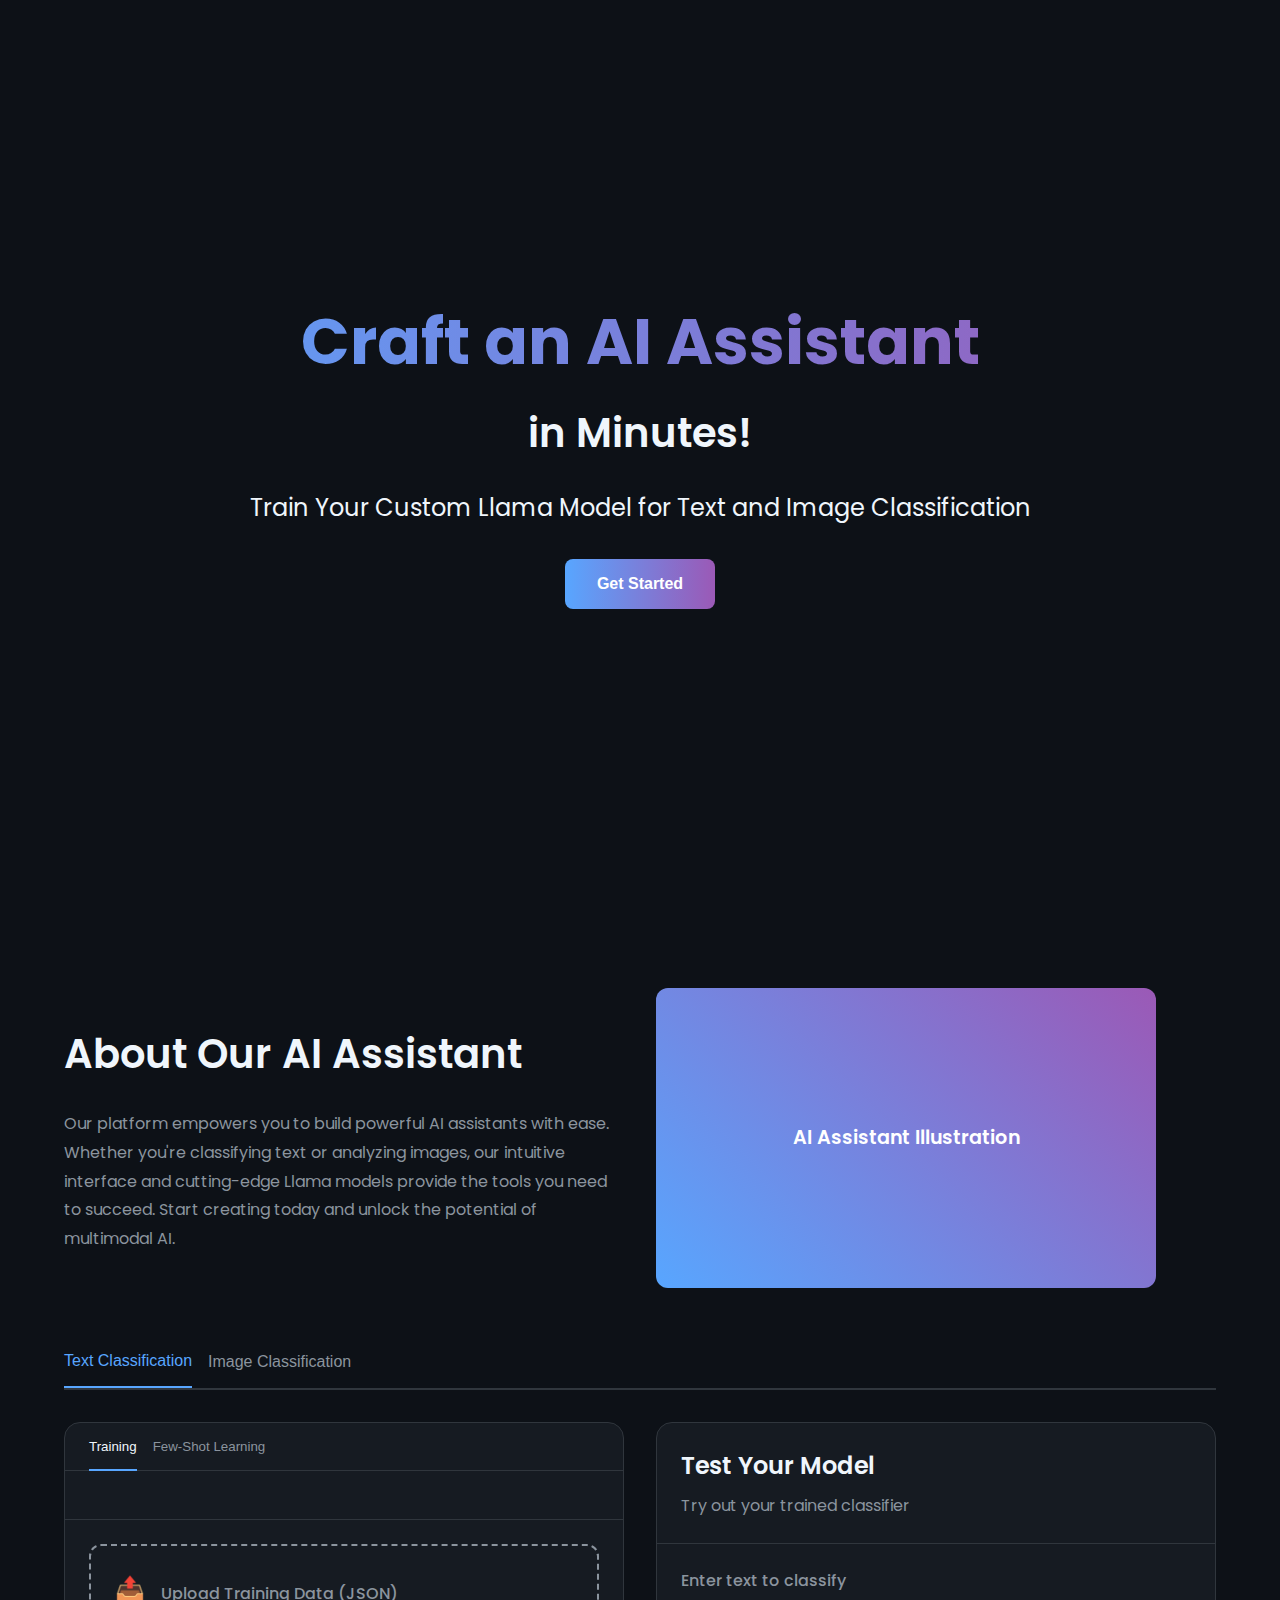
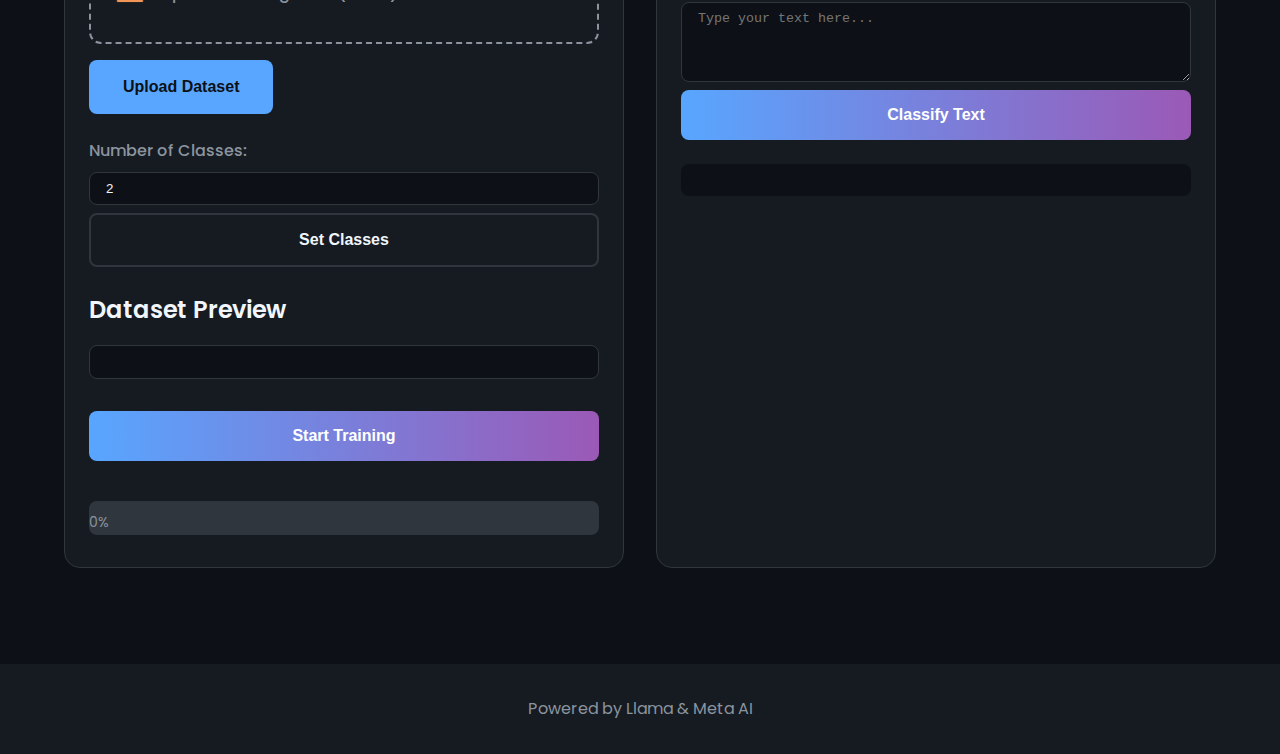
<file: templates/index_new.html>
<!DOCTYPE html>
<html lang="en">

<head>
    <meta charset="UTF-8">
    <meta name="viewport" content="width=device-width, initial-scale=1.0">
    <title>Llama AI Assistant</title>
    <link rel="preconnect" href="https://fonts.googleapis.com">
    <link rel="preconnect" href="https://fonts.gstatic.com" crossorigin>
    <link href="https://fonts.googleapis.com/css2?family=Poppins:wght@400;500;600;700&display=swap" rel="stylesheet">
    <link rel="stylesheet" href="/static/style.css">
</head>

<body>
    <div class="hero">
        <div class="container">
            <header>
                <h1>Craft an AI Assistant</h1>
                <h2>in Minutes!</h2>
                <p class="subtitle">Train Your Custom Llama Model for Text and Image Classification</p>
            </header>

            <div class="cta-buttons">
                <button class="button-primary gradient-button" onclick="startDemo()">Get Started</button>
            </div>
        </div>
    </div>

    <div class="main-content">
        <div class="container">
            <div class="about-section">
                <div class="about-content">
                    <h3>About Our AI Assistant</h3>
                    <p>
                        Our platform empowers you to build powerful AI assistants with ease.
                        Whether you're classifying text or analyzing images, our intuitive interface
                        and cutting-edge Llama models provide the tools you need to succeed.
                        Start creating today and unlock the potential of multimodal AI.
                    </p>
                </div>
                <div class="about-image">
                    <div style="background: linear-gradient(45deg, #58a6ff, #9b59b6); border-radius: 12px; width: 500px; height: 300px; display: flex; align-items: center; justify-content: center; color: white; font-weight: 600; font-size: 1.2rem;">
                        AI Assistant Illustration
                    </div>
                </div>
            </div>

            <div class="tabs">
                <button class="tab-button active" data-tab="text">Text Classification</button>
                <button class="tab-button" data-tab="image">Image Classification</button>
            </div>

            <!-- Text Classification Section -->
            <div class="tab-content active" id="text-section">
                <div class="card">
                    <div class="card-header">
                        <div class="tabs-nested">
                            <button class="tab-button-nested active" data-tab="text-training">Training</button>
                            <button class="tab-button-nested" data-tab="text-few-shot">Few-Shot Learning</button>
                        </div>
                    </div>
                    <div class="card-content">
                        <div class="tab-content-nested active" id="text-training-section">
                            <div class="upload-section">
                                <label for="fileInput" class="upload-label">
                                    <span class="upload-icon">📤</span>
                                    <span>Upload Training Data (JSON)</span>
                                    <input type="file" id="fileInput" accept=".json,.txt" class="file-input">
                                </label>
                                <button class="button-primary" onclick="uploadFile()">Upload Dataset</button>
                            </div>

                            <div class="input-group">
                                <label for="numTextClasses">Number of Classes:</label>
                                <input type="number" id="numTextClasses" min="1" value="2">
                                <button class="button-secondary" onclick="generateTextClassInputs()">Set
                                    Classes</button>
                            </div>

                            <div id="textClassInputs" class="class-inputs"></div>

                            <div class="preview-section">
                                <h4>Dataset Preview</h4>
                                <div id="dataset-content" class="code-preview"></div>
                                <div id="uploadResponse" class="response-message"></div>
                            </div>

                            <div class="training-section">
                                <button class="button-primary gradient-button" onclick="startTextTraining()">
                                    Start Training
                                </button>
                                <div class="progress-container">
                                    <div id="progress-bar-container">
                                        <div id="progress-bar"></div>
                                    </div>
                                    <span id="progress-label">0%</span>
                                </div>
                            </div>
                        </div>
                        <div class="tab-content-nested" id="text-few-shot-section">

                            <div class="upload-section">
                                <label for="fewShotFileInput" class="upload-label">
                                    <span class="upload-icon">📤</span>
                                    <span>Upload Few-Shot Data (JSON)</span>
                                    <input type="file" id="fewShotFileInput" accept=".json,.txt" class="file-input">
                                </label>
                                                            <button class="button-primary" onclick="uploadFewShotFile()">Upload Few-Shot
                                    Dataset</button>
                            <div id="fewShotUploadResponse" class="response-message"></div>
                            <div id="fewShotExamples" class="example-preview" style="display: none;">
                                <h4>Loaded Examples:</h4>
                                <div id="fewShotExamplesList" class="examples-list"></div>
                            </div>
                            </div>

                            <!-- <h4>Provide Few-Shot Examples</h4>
                            <div id="text-few-shot-examples" class="example-preview"></div>
                            <div class="input-group">
                                <label for="text-few-shot-input">Example Text</label>
                                <textarea id="text-few-shot-input" rows="3" placeholder="Enter example text"></textarea>
                            </div>
                            <div class="input-group">
                                <label for="text-few-shot-class">Class</label>
                                <input type="text" id="text-few-shot-class" placeholder="Enter class name" />
                            </div>
                            <button class="button-secondary" onclick="addTextExample()">Add Example</button>
                            <hr> -->
                            <!-- <h4>Classify New Text</h4>
                            <div class="input-group">
                                <label for="text-classify-input">Text to Classify</label>
                                <textarea id="text-classify-input" rows="3" placeholder="Enter text to classify"></textarea>
                            </div>
                            <button class="button-primary gradient-button" onclick="classifyTextFewShot()">Classify</button>
                            <div id="text-few-shot-result" class="result-box"></div> -->

                            <div class="input-group">
                                <label for="taskDescription">Describe Your Task</label>
                                <textarea id="taskDescription" rows="3" placeholder="e.g., Classify emails as Urgent, Casual, or Promotional."></textarea>
                            </div>

                            <button class="button-primary" onclick="submitTaskPrompt()">Submit Task</button>
                            <div id="taskPromptResponse" class="response-message"></div>
                            <hr>
                            
                            <h4>Test Few-Shot Classification</h4>
                            <button class="button-secondary" onclick="testAPI()">🔧 Test API Connection</button>
                            <div id="api-test-result" class="response-message" style="margin: 10px 0;"></div>
                            <div class="input-group">
                                <label for="text-classify-input">Text to Classify</label>
                                <textarea id="text-classify-input" rows="3" placeholder="Enter text to classify using few-shot examples"></textarea>
                            </div>
                            <button class="button-primary gradient-button" onclick="classifyTextFewShot()">Classify Text</button>
                            <div id="text-few-shot-result" class="result-box"></div>
                        </div>
                    </div>
                </div>

                <div class="card">
                    <div class="card-header">
                        <h3>Test Your Model</h3>
                        <p>Try out your trained classifier</p>
                    </div>
                    <div class="card-content">
                        <div class="input-group">
                            <label for="userInput">Enter text to classify</label>
                            <textarea id="userInput" rows="4" placeholder="Type your text here..."></textarea>
                            <button class="button-primary gradient-button" onclick="runInference()">Classify
                                Text</button>
                        </div>
                        <div id="inferenceResult" class="result-box"></div>
                    </div>
                </div>
            </div>

            <!-- Image Classification -->
            <div class="tab-content" id="image-section">
                <div class="card">
                    <div class="card-header">
                        <div class="tabs-nested">
                            <button class="tab-button-nested active" data-tab="image-training">Training</button>
                            <button class="tab-button-nested" data-tab="image-few-shot">Few-Shot Learning</button>
                        </div>
                    </div>
                    <div class="card-content">
                        <!-- Training Subsection -->
                        <div class="tab-content-nested active" id="image-training-section">
                            <div class="image-input-tabs">
                                <button class="image-tab-button active" data-image-tab="upload">Upload Images</button>
                                <button class="image-tab-button" data-image-tab="capture">Real-time Capture</button>
                            </div>

                            <!-- Upload Images -->
                            <div class="image-tab-content active" id="upload-section">
                                <div class="input-group">
                                    <label for="numImageClasses">Number of Classes:</label>
                                    <input type="number" id="numImageClasses" min="1" placeholder="Enter number of classes" />
                                    <button class="button-secondary" onclick="generateImageClassDropzones()">Set Classes</button>
                                </div>
                                <div id="multiClassDropzones" class="multi-dropzone-grid"></div>
                            </div>

                            <!-- Real-time Capture -->
                            <div class="image-tab-content" id="capture-section">
                                <div class="webcam-section">
                                    <div class="webcam-container">
                                        <div id="webcam-training-overlay" class="webcam-overlay visible active"></div>  <!-- Always show active box -->
                                        <video id="webcam-training" class="webcam-video" autoplay playsinline></video>
                                        <canvas id="canvas-training" class="webcam-canvas"></canvas>
                                    </div>
                                    <div class="webcam-controls">
                                        <button class="button-primary webcam-activate-btn" onclick="activateWebcam()">🎥 Activate Webcam</button>
                                    </div>
                                </div>
                                <div class="webcam-controls">
                                    <div class="input-group">
                                        <label for="numClasses">Number of Classes:</label>
                                        <input type="number" id="numClasses" min="1" value="2">
                                        <button class="button-secondary" onclick="generateClassCaptureControls()">Set Classes</button>
                                    </div>
                                    <div id="classCaptureSection" class="class-inputs"></div>
                                </div>
                            </div>

                            <!-- Train Button & Progress -->
                            <div class="training-section">
                                <button class="button-primary gradient-button" onclick="startImageTraining()">Train Image Model</button>
                                <div class="progress-container">
                                    <div id="image-progress-bar-container"><div id="image-progress-bar"></div></div>
                                    <span id="image-progress-label">0%</span>
                                </div>
                            </div>
                        </div>

                        <!-- Few-Shot Subsection -->
                        <div class="tab-content-nested" id="image-few-shot-section">
                            <div class="image-input-tabs">
                                <button class="image-tab-button active" data-image-tab="few-shot-upload">Upload Examples</button>
                                <button class="image-tab-button" data-image-tab="few-shot-capture">Real-time Examples</button>
                            </div>

                            <!-- Upload Examples -->
                            <div class="image-tab-content active" id="few-shot-upload-section">
                                <div class="upload-section">
                                    <label for="imageFewShotFileInput" class="upload-label">
                                        <span class="upload-icon">📤</span>
                                        <span>Upload Few-Shot Image Data (JSON)</span>
                                        <input type="file" id="imageFewShotFileInput" accept=".json,.txt" class="file-input">
                                    </label>
                                    <button class="button-primary" onclick="uploadImageFewShotFile()">Upload Dataset</button>
                                    <div id="imageFewShotUploadResponse" class="response-message"></div>
                                </div>
                                <div class="input-group">
                                    <label for="imageTaskDescription">Describe Your Task</label>
                                    <textarea id="imageTaskDescription" rows="3" placeholder="e.g., Classify objects..."></textarea>
                                </div>
                                <button class="button-primary" onclick="submitImageTaskPrompt()">Submit Task</button>
                                <div id="imageTaskPromptResponse" class="response-message"></div>
                                <hr>
                                <h4>Classify New Image</h4>
                                <div class="upload-zone">
                                    <div class="dropzone" id="image-classify-dropzone">
                                        <div class="dropzone-content"><span class="upload-icon">📁</span><p>Drag & drop image</p><input type="file" id="imageClassifyInput" accept="image/*" class="file-input"></div>
                                    </div>
                                </div>
                                <button class="button-primary gradient-button" onclick="classifyImageFewShot()">Classify</button>
                                <div id="image-few-shot-result" class="result-box"></div>
                            </div>

                            <!-- Real-time Examples -->
                            <div class="image-tab-content" id="few-shot-capture-section">
                                <div class="webcam-section">
                                    <div class="webcam-container">
                                        <div id="webcam-few-shot-overlay" class="webcam-overlay visible active"></div>  <!-- Always show active box -->
                                        <video id="webcam-few-shot" class="webcam-video" autoplay playsinline></video>
                                        <canvas id="canvas-few-shot" class="webcam-canvas"></canvas>
                                    </div>
                                    <div class="webcam-controls">
                                        <button class="button-primary webcam-activate-btn" onclick="activateFewShotWebcam()">🎥 Activate Webcam</button>
                                    </div>
                                </div>
                                <div class="webcam-controls">
                                    <div class="input-group">
                                        <label for="imageTaskDescriptionCapture">Describe Your Task</label>
                                        <textarea id="imageTaskDescriptionCapture" rows="3"></textarea>
                                    </div>
                                    <div class="input-group">
                                        <label for="numFewShotClasses">Number of Classes:</label>
                                        <input type="number" id="numFewShotClasses" min="1" value="2">
                                        <button class="button-secondary" onclick="generateFewShotCaptureControls()">Set Classes</button>
                                    </div>
                                    <div id="fewShotCaptureSection" class="class-inputs"></div>
                                    <button class="button-primary gradient-button" onclick="captureFewShotClassify()">Capture & Classify</button>
                                </div>
                                <div id="image-few-shot-capture-result" class="result-box"></div>
                            </div>
                        </div>
                    </div>
                </div>

                <!-- Test Section -->
                <div class="card">
                    <div class="card-header"><h3>Test Image Classification</h3><p>Try your model.</p></div>
                    <div class="card-content">
                        <div class="webcam-section">
                            <div class="webcam-container">
                                <div id="webcam-test-overlay" class="webcam-overlay"></div>
                                <video id="webcam-test" class="webcam-video" autoplay playsinline></video>
                                <canvas id="canvas-test" class="webcam-canvas"></canvas>
                            </div>
                            <div class="webcam-controls">
                                <button class="button-primary webcam-activate-btn" onclick="activateTestWebcam()">🎥 Activate Webcam</button>
                            </div>
                        </div>
                        <div class="webcam-controls">
                            <button class="button-primary gradient-button" onclick="captureAndClassify()">Capture & Classify</button>
                            <button class="button-secondary" onclick="toggleLiveClassification()">Toggle Live Classification</button>
                        </div>
                        <div id="imageInferenceResult" class="result-box"></div>
                    </div>
                </div>
            </div>
        </div>
    </div>

    <footer>
        <div class="container"><p>Powered by Llama & Meta AI</p></div>
    </footer>

    <script src="/static/script.js"></script>
</body>
</html>
</file>
<file: static/style.css>
/* Reset and base styles */
* {
    box-sizing: border-box;
    margin: 0;
    padding: 0;
}

:root {
    /* New Dark Theme Colors */
    --bg-primary: #0d1117;
    --bg-secondary: #161b22;
    --bg-card: #161b22;
    --text-primary: #f0f6fc;
    --text-secondary: #8b949e;
    --accent-gradient: linear-gradient(90deg, #58a6ff, #9b59b6);
    --meta-blue: #58a6ff;
    --llama-pink: #db61a2;
    --border-color: #30363d;
    --border-color-hover: #8b949e;
    --shadow-color: rgba(0, 0, 0, 0.4);
    
    /* Theme Colors */
    --meta-purple: #4B0082;
    --llama-purple: #800080;
    
    /* Font sizes */
    --font-xl: 4rem;
    --font-lg: 2.5rem;
    --font-md: 1.5rem;
    --font-sm: 1rem;
    --font-xs: 0.875rem;

    /* Spacing */
    --space-xl: 4rem;
    --space-lg: 2rem;
    --space-md: 1.5rem;
    --space-sm: 1rem;
    --space-xs: 0.5rem;

    /* Border Radius */
    --radius-lg: 16px;
    --radius-md: 12px;
    --radius-sm: 8px;
}

body {
    font-family: 'Poppins', 'Segoe UI', system-ui, sans-serif;
    background-color: var(--bg-primary);
    color: var(--text-primary);
    line-height: 1.6;
}

.container {
    width: 100%;
    max-width: 1200px;
    margin: 0 auto;
    padding: 0 var(--space-md);
}

.main-content {
    display: flex;
    flex-direction: column;
    gap: var(--space-lg);
    padding: var(--space-xl) 0;
}

/* Hero Section */
.hero {
    height: 100vh;
    display: flex;
    align-items: center;
    justify-content: center;
    text-align: center;
    padding: var(--space-xl) 0;
    background: var(--bg-primary);
    color: var(--text-primary);
    margin-bottom: var(--space-md);
}

header h1 {
    font-size: var(--font-xl);
    font-weight: 700;
    margin-bottom: var(--space-xs);
    background: var(--accent-gradient);
    -webkit-background-clip: text;
    -webkit-text-fill-color: transparent;
}

header h2 {
    font-size: var(--font-lg);
    color: var(--text-primary);
    margin-bottom: var(--space-md);
}

.subtitle {
    font-size: var(--font-md);
    color: var(--text-primary);
    max-width: 800px;
    margin: 0 auto var(--space-lg);
}

/* Button Styles */
.cta-buttons {
    display: flex;
    gap: var(--space-md);
    justify-content: center;
    margin-top: var(--space-lg);
}

.button-primary, .button-secondary {
    padding: var(--space-sm) var(--space-lg);
    border-radius: var(--radius-sm);
    font-size: var(--font-sm);
    font-weight: 600;
    cursor: pointer;
    transition: all 0.3s ease;
    border: 2px solid transparent;
}

.button-primary {
    background-color: var(--meta-blue);
    color: var(--bg-primary);
}

.gradient-button {
    background: var(--accent-gradient);
    border: none;
    color: white;
}

.button-secondary {
    background: transparent;
    color: var(--text-primary);
    border-color: var(--border-color);
}

.button-primary:hover {
    transform: translateY(-2px);
    box-shadow: 0 6px 20px var(--shadow-color);
}

.button-secondary:hover {
    border-color: var(--border-color-hover);
    color: var(--text-primary);
}

/* Card Styles */
.about-section {
    display: grid;
    grid-template-columns: 1fr 1fr;
    gap: var(--space-lg);
    align-items: center;
    margin-bottom: var(--space-xl);
    border-radius: var(--radius-md);
}

.about-content h3 {
    font-size: var(--font-lg);
    margin-bottom: var(--space-md);
    color: var(--text-primary);
}

.about-content p {
    font-size: var(--font-sm);
    color: var(--text-secondary);
    line-height: 1.8;
}

.about-image img {
    max-width: 100%;
    border-radius: var(--radius-md);
}

.card {
    background: var(--bg-card);
    border-radius: var(--radius-lg);
    margin-bottom: var(--space-lg);
    overflow: hidden;
    border: 1px solid var(--border-color);
    transition: transform 0.3s ease, box-shadow 0.3s ease;
}

.card:hover {
    transform: translateY(-5px);
    box-shadow: 0 8px 30px var(--shadow-color);
}

.card-header {
    padding: var(--space-md);
    border-bottom: 1px solid var(--border-color);
}

.card-header h3 {
    font-size: var(--font-md);
    color: var(--text-primary);
    margin-bottom: var(--space-xs);
}

.card-header p {
    color: var(--text-secondary);
    font-size: var(--font-sm);
}

.card-content {
    padding: var(--space-md);
}

/* Upload Section */
.upload-section {
    margin-bottom: var(--space-md);
}

.upload-label {
    display: flex;
    align-items: center;
    gap: var(--space-sm);
    padding: var(--space-md);
    border: 2px dashed var(--text-secondary);
    border-radius: var(--radius-md);
    cursor: pointer;
    margin-bottom: var(--space-sm);
    transition: all 0.3s ease;
}

.upload-label:hover {
    border-color: var(--meta-blue);
    color: var(--meta-blue);
}

.upload-icon {
    font-size: var(--font-lg);
}

.file-input {
    display: none;
}

/* Preview Section */
.code-preview {
    background: var(--bg-primary);
    padding: var(--space-sm);
    border-radius: var(--radius-sm);
    font-family: monospace;
    font-size: var(--font-xs);
    color: var(--text-secondary);
    max-height: 200px;
    overflow-y: auto;
    margin: var(--space-sm) 0;
    border: 1px solid var(--border-color);
}

/* Progress Bar */
.progress-container {
    margin-top: var(--space-md);
    background: var(--border-color);
    border-radius: var(--radius-sm);
    margin-bottom: var(--space-xs);
}

#progress-bar-container {
    width: 100%;
    height: 8px;
    overflow: hidden;
}

#progress-bar {
    width: 0%;
    height: 100%;
    background: var(--accent-gradient);
    transition: width 0.3s ease;
}

#progress-label {
    font-size: var(--font-xs);
    color: var(--text-secondary);
}

/* Input Group */
.input-group {
    display: flex;
    flex-direction: column;
    gap: var(--space-xs);
    margin-bottom: var(--space-md);
}

label {
    font-weight: 500;
    color: var(--text-secondary);
}

input[type="text"],
input[type="number"],
input[type="file"],
textarea {
    width: 100%;
    background: var(--bg-primary);
    border: 1px solid var(--border-color);
    color: var(--text-primary);
    padding: var(--space-xs) var(--space-sm);
    border-radius: var(--radius-sm);
    transition: all 0.2s ease;
}

input[type="text"]:focus,
input[type="number"]:focus,
textarea:focus {
    outline: none;
    border-color: var(--meta-blue);
    box-shadow: 0 0 0 3px rgba(88, 166, 255, 0.2);
}

textarea {
    resize: vertical;
    min-height: 80px;
}

/* Result Box */
.result-box {
    padding: var(--space-sm);
    background: var(--bg-primary);
    border-radius: var(--radius-sm);
    color: var(--text-secondary);
}

/* Footer */
footer {
    text-align: center;
    padding: var(--space-lg) 0;
    color: var(--text-secondary);
    background: var(--bg-secondary);
}

/* Tab Navigation */
.tabs {
    display: flex;
    gap: var(--space-sm);
    border-bottom: 2px solid var(--border-color);
    margin-bottom: var(--space-lg);
}

.tab-button {
    background: transparent;
    border: none;
    cursor: pointer;
    font-size: var(--font-sm);
    font-weight: 500;
    color: var(--text-secondary);
    transition: all 0.2s ease;
    position: relative;
    padding-bottom: var(--space-sm);
}

.tab-button:hover {
    color: var(--text-primary);
}

.tab-button.active {
    color: var(--meta-blue);
    border-bottom: 2px solid var(--meta-blue);
}

.tab-button.active::after {
    content: '';
    position: absolute;
    bottom: -2px;
    left: 0;
    width: 100%;
    height: 2px;
    background: var(--meta-blue);
    border-radius: 2px;
}

.tab-content {
    display: none;
    grid-template-columns: 1fr;
    gap: var(--space-lg);
}

.tab-content.active {
    display: grid;
}

@media (min-width: 768px) {
    .tab-content.active {
        grid-template-columns: 1fr 1fr;
    }
}

/* Webcam Section */
.webcam-section {
    display: flex;
    flex-direction: column;
    gap: var(--space-md);
}

.webcam-container {
    position: relative;
    border-radius: var(--radius-md);
    overflow: hidden;
    border: 1px solid var(--border-color);
}

video {
    display: block;
    width: 100%;
    height: auto;
    background: var(--bg-secondary);
}

.webcam-controls {
    display: flex;
    flex-wrap: wrap;
    gap: var(--space-md);
    align-items: center;
}

/* Class Inputs */
.class-inputs {
    display: flex;
    flex-direction: column;
    gap: var(--space-md);
}

.class-input-group {
    display: flex;
    align-items: center;
    gap: var(--space-sm);
}

.class-input-group input[type="text"] {
    flex-grow: 1;
}

.capture-count {
    background: var(--bg-primary);
    padding: var(--space-xs) var(--space-sm);
    border-radius: var(--radius-md);
    font-size: var(--font-xs);
    border: 1px solid var(--border-color);
}

/* Image Progress Bar */
#image-progress-bar-container {
    width: 100%;
    height: 8px;
    background: var(--border-color);
    border-radius: var(--radius-sm);
    margin-bottom: var(--space-xs);
    overflow: hidden;
}

#image-progress-bar {
    width: 0%;
    height: 100%;
    background: var(--accent-gradient);
    transition: width 0.3s ease;
}

/* Live Classification */
.live-classification {
    position: absolute;
    bottom: var(--space-sm);
    left: var(--space-sm);
    right: var(--space-sm);
    background: rgba(0, 0, 0, 0.7);
    color: var(--text-primary);
    padding: var(--space-xs) var(--space-sm);
    border-radius: var(--radius-sm);
    font-size: var(--font-sm);
    text-align: center;
}

/* Responsive Design for Webcam */
@media (max-width: 768px) {
    .webcam-controls {
        flex-direction: column;
    }

    .class-input-group {
        flex-direction: column;
    }

    .capture-count {
        text-align: left;
    }
}

/* Image Input Tabs */
.image-input-tabs {
    display: flex;
    gap: var(--space-sm);
    margin-bottom: var(--space-lg);
    border-bottom: 1px solid rgba(255, 255, 255, 0.1);
    padding-bottom: var(--space-sm);
}

.image-tab-button {
    padding: var(--space-xs) 0;
    padding-bottom: var(--space-sm);
    margin-right: var(--space-md);
    background: transparent;
    border: none;
    cursor: pointer;
    font-size: var(--font-sm);
    font-weight: 500;
    color: var(--text-secondary);
    transition: all 0.2s ease;
    position: relative;
}

.image-tab-button:hover {
    color: var(--text-primary);
}

.image-tab-button.active {
    color: var(--meta-blue);
    border-bottom: 2px solid var(--meta-blue);
}

.image-tab-button.active::after {
    content: '';
    position: absolute;
    bottom: -2px;
    left: 0;
    width: 100%;
    height: 2px;
    background: var(--meta-blue);
    border-radius: 2px;
}

.image-tab-content {
    display: none;
}

.image-tab-content.active {
    display: block;
}

/* Dropzone Styles */
.upload-zone {
    margin-bottom: var(--space-lg);
}

.dropzone {
    background-color: #1e1e2f; /* or match your site's dark background */
    border: 2px dashed #444;
    border-radius: 10px;
    padding: 20px;
    text-align: center;
    color: #ccc;
    transition: background-color 0.3s;
  }

.dropzone:hover, .dropzone.dragover {
    border-color: var(--meta-blue);
    background: rgba(255, 105, 180, 0.1);
}

.dropzone-content {
    display: flex;
    flex-direction: column;
    align-items: center;
    gap: var(--space-sm);
}

.upload-icon {
    font-size: var(--font-xl);
    margin-bottom: var(--space-sm);
}

/* Image Grid */
.image-grid {
    display: grid;
    grid-template-columns: repeat(auto-fill, minmax(100px, 1fr));
    gap: 1rem;
    margin-top: 1rem;
}

.image-item {
    position: relative;
    aspect-ratio: 1;
    border-radius: var(--radius-sm);
    overflow: hidden;
    background: var(--bg-primary);
    border: 1px solid rgba(255, 255, 255, 0.1);
}

.image-item img {
    width: 100%;
    height: 100%;
    object-fit: cover;
}

.image-item .class-label {
    position: absolute;
    bottom: 0;
    left: 0;
    right: 0;
    padding: var(--space-xs);
    background: rgba(0, 0, 0, 0.7);
    color: var(--text-primary);
    font-size: var(--font-xs);
    text-align: center;
}

.image-item .remove-button {
    position: absolute;
    top: var(--space-xs);
    right: var(--space-xs);
    background: rgba(0, 0, 0, 0.7);
    color: var(--text-primary);
    border: none;
    border-radius: 50%;
    width: 24px;
    height: 24px;
    cursor: pointer;
    display: flex;
    align-items: center;
    justify-content: center;
    opacity: 0;
    transition: opacity 0.3s ease;
}

.image-item:hover .remove-button {
    opacity: 1;
}

/* Class Assignment */
.class-assignment {
    margin-top: var(--space-md);
    padding: var(--space-md);
    background: var(--bg-primary);
    border-radius: var(--radius-md);
    border: 1px solid rgba(255, 255, 255, 0.1);
}

.uploaded-images {
    margin-top: var(--space-lg);
}

.uploaded-images h4 {
    margin-bottom: var(--space-md);
    color: var(--text-primary);
}

/* Hide file input but keep it accessible */
.file-input {
    position: absolute;
    width: 100%;
    height: 100%;
    top: 0;
    left: 0;
    opacity: 0;
    cursor: pointer;
}

/* Responsive adjustments */
@media (max-width: 992px) {
    .about-section {
        grid-template-columns: 1fr;
        text-align: center;
    }
}

@media (max-width: 768px) {
    :root {
        --font-xl: 3rem;
        --font-lg: 2rem;
    }

    .hero {
        padding: var(--space-lg) 0;
    }

    .cta-buttons {
        flex-direction: column;
        gap: var(--space-sm);
    }

    .tab-content.active {
        grid-template-columns: 1fr;
    }
}

@media (max-width: 576px) {
    .container {
        padding: 0 var(--space-sm);
    }
}

.tabs-nested {
    display: flex;
    gap: var(--space-sm);
    border-bottom: 1px solid var(--border-color);
    margin: calc(var(--space-md) * -1);
    margin-bottom: var(--space-md);
    padding: 0 var(--space-md);
}

.tab-button-nested {
    padding: var(--space-sm) 0;
    font-weight: 500;
    color: var(--text-secondary);
    background: none;
    border: none;
    cursor: pointer;
    position: relative;
    transition: color 0.2s ease;
}

.tab-button-nested.active {
    color: var(--text-primary);
}

.tab-button-nested.active::after {
    content: '';
    position: absolute;
    bottom: -1px;
    left: 0;
    width: 100%;
    height: 2px;
    background: var(--meta-blue);
}

.tab-content-nested {
    display: none;
}

.tab-content-nested.active {
    display: block;
}

hr {
    border: none;
    border-top: 1px solid var(--border-color);
    margin: var(--space-lg) 0;
}

h1, h2, h3, h4, h5, h6 {
    font-weight: 600;
}

h3 {
    font-size: var(--font-lg);
    color: var(--text-primary);
}

h4 {
    font-size: var(--font-md);
    color: var(--text-primary);
    margin-bottom: var(--space-sm);
}

.subtitle {
    color: var(--text-primary);
}

.training-section {
    margin-top: var(--space-lg);
    display: flex;
    flex-direction: column;
    gap: var(--space-sm);
}

.multi-dropzone-grid {
    display: grid;
    grid-template-columns: repeat(auto-fit, minmax(300px, 1fr));
    gap: 20px;
    margin: 20px 0;
}

.class-container {
    background: #f8f9fa;
    border-radius: 8px;
    padding: 15px;
    box-shadow: 0 2px 4px rgba(0, 0, 0, 0.1);
}

.class-name-input {
    width: 100%;
    padding: 8px 12px;
    margin-bottom: 10px;
    border: 1px solid #ddd;
    border-radius: 4px;
    font-size: 14px;
}

.dropzone {
    background-color: var(--bg-secondary); /* or var(--bg-card) if better */
    border: 2px dashed var(--border-color);
    border-radius: var(--radius-md);
    padding: var(--space-md);
    text-align: center;
    color: var(--text-secondary);
    transition: all 0.3s ease;
    min-height: 150px;
    display: flex;
    align-items: center;
    justify-content: center;
}
.dropzone.dragover {
    border-color: #007bff;
    background: #f8f9fa;
}

.dropzone-content {
    display: flex;
    flex-direction: column;
    align-items: center;
    gap: 10px;
}

.upload-icon {
    font-size: 24px;
    margin-bottom: 10px;
}

.file-input {
    display: none;
}

.image-preview-grid {
    display: grid;
    grid-template-columns: repeat(auto-fill, minmax(80px, 1fr));
    gap: 10px;
    margin-top: 15px;
}

.preview-image {
    width: 100%;
    height: 100px;
    object-fit: cover;
    border-radius: var(--radius-sm);
    border: 1px solid var(--border-color);
}

.image-tab-content.active {
    display: block;
}
</file>
